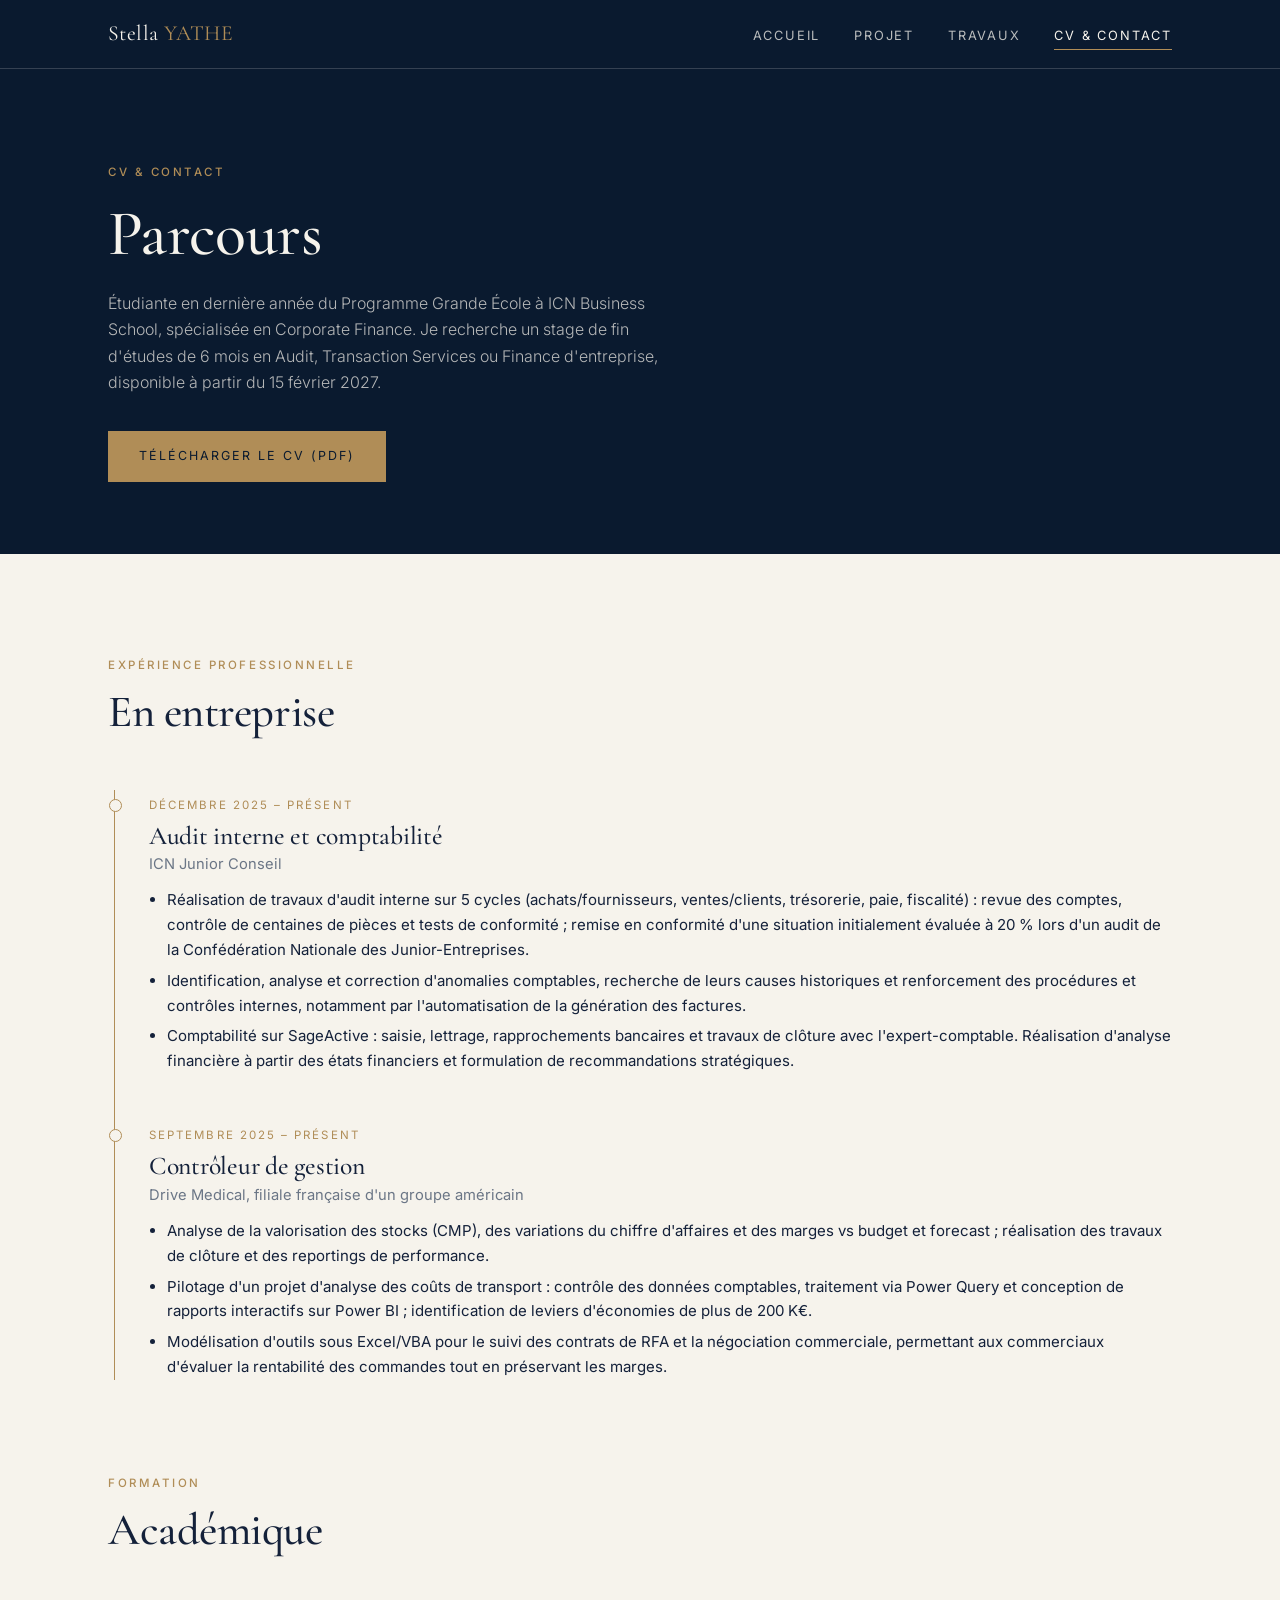
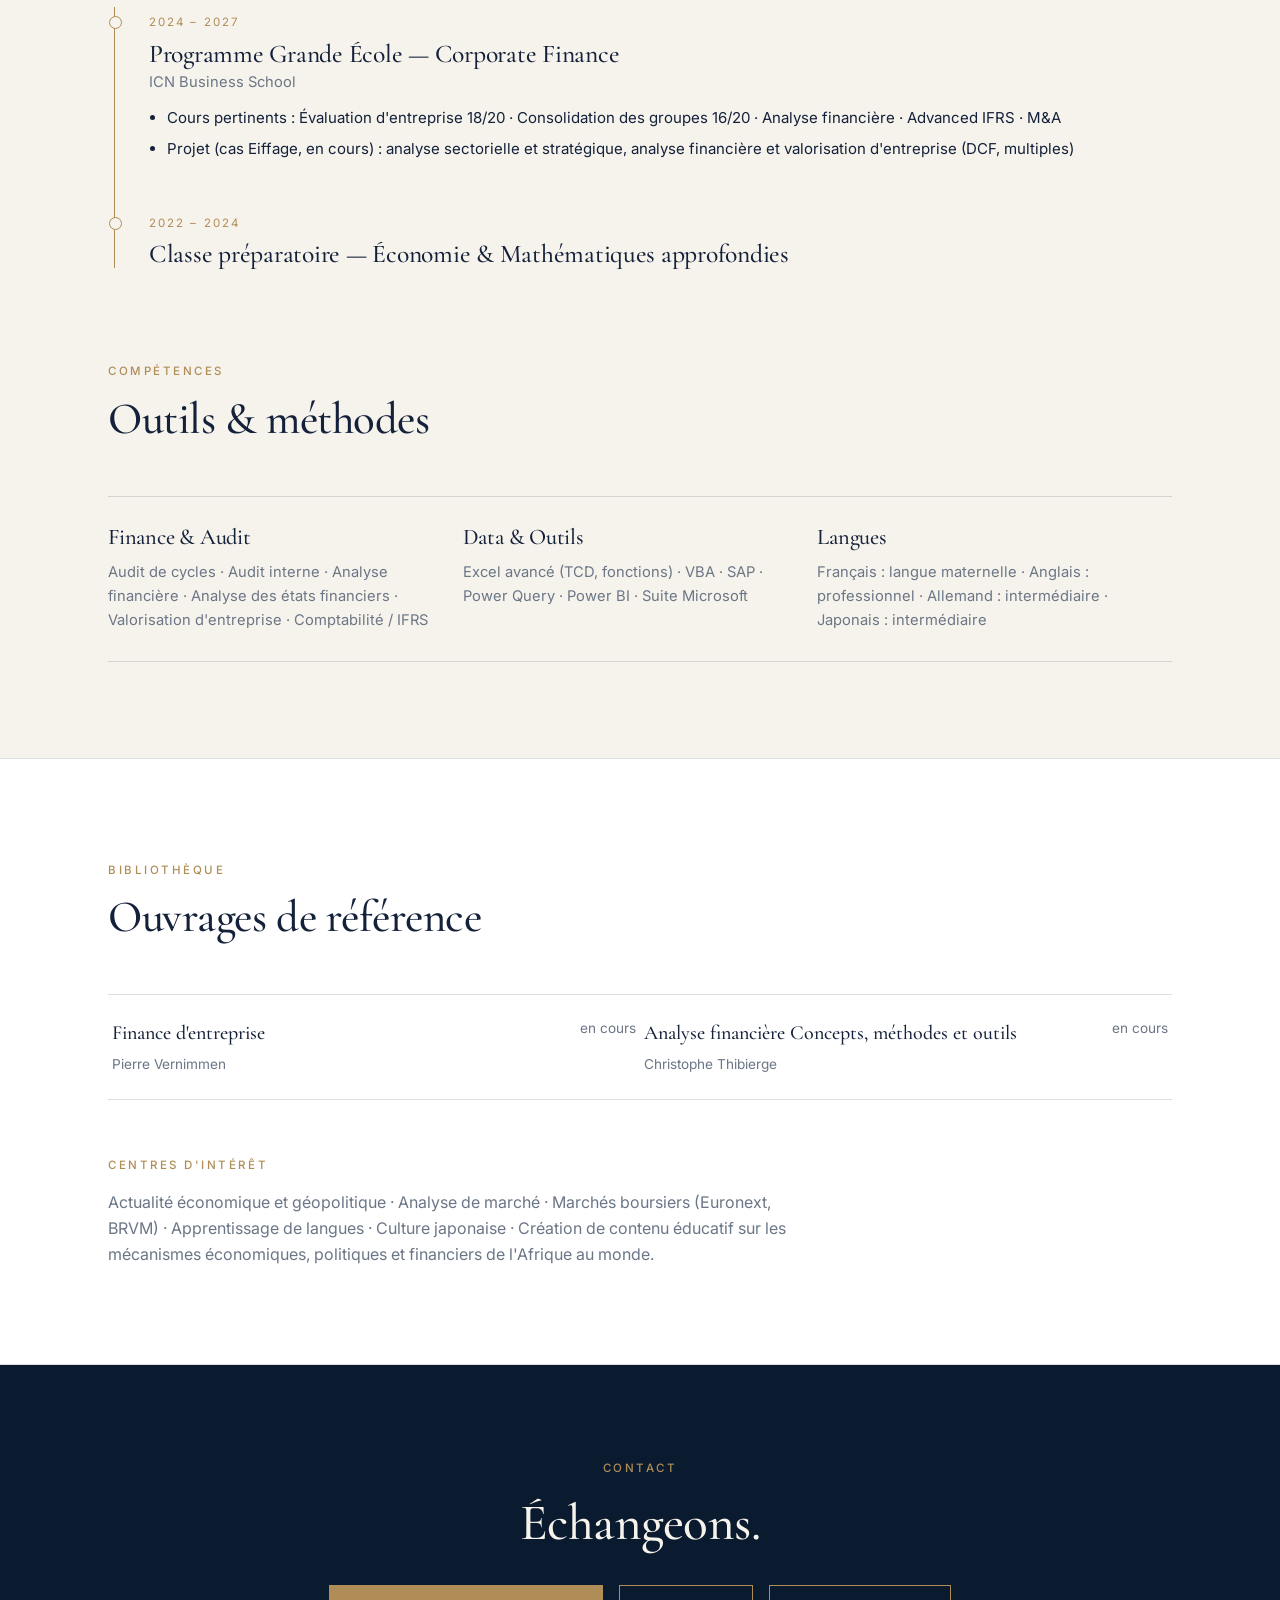
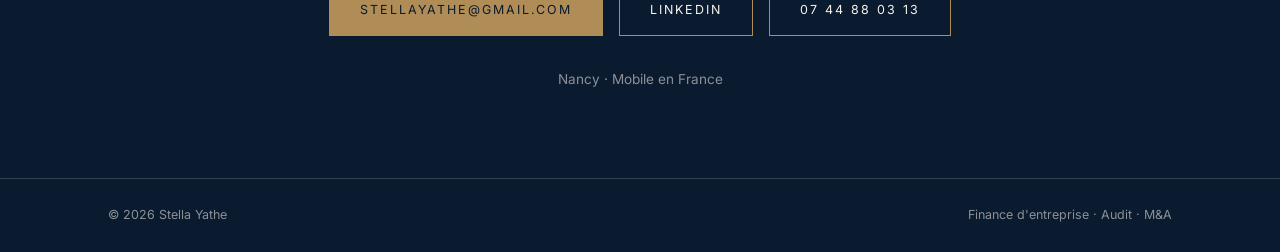
<file: cv/index.html>
<!DOCTYPE html>
<html lang="fr">
<head>
  <meta charset="UTF-8">
  <meta name="viewport" content="width=device-width, initial-scale=1">
  <title>CV &amp; Contact — Stella Yathe</title>
  <meta name="description" content="Parcours, expériences en audit interne et contrôle de gestion, compétences et contact de Stella Yathe.">
  <link rel="preconnect" href="https://fonts.googleapis.com">
  <link rel="preconnect" href="https://fonts.gstatic.com" crossorigin>
  <link href="https://fonts.googleapis.com/css2?family=Cormorant+Garamond:ital,wght@0,400;0,500;0,600;1,400;1,500&family=Inter:wght@300;400;500&display=swap" rel="stylesheet">
  <link rel="stylesheet" href="../assets/css/style.css">
</head>
<body>

  <!-- NAV -->
  <header class="nav">
    <div class="wrap">
      <a href="../index.html" class="brand">Stella <span>YATHE</span></a>
      <nav>
        <ul>
          <li><a href="../index.html">Accueil</a></li>
          <li><a href="../projet/index.html">Projet</a></li>
          <li><a href="../travaux/index.html">Travaux</a></li>
          <li><a href="index.html" class="active">CV &amp; Contact</a></li>
        </ul>
      </nav>
    </div>
  </header>

  <!-- EN-TÊTE -->
  <section class="page-head">
    <div class="wrap">
      <span class="eyebrow">CV &amp; Contact</span>
      <h1>Parcours</h1>
      <p>Étudiante en dernière année du Programme Grande École à ICN Business School, spécialisée en Corporate Finance. Je recherche un stage de fin d'études de 6 mois en Audit, Transaction Services ou Finance d'entreprise, disponible à partir du 15 février 2027.</p>
      <div class="actions" style="margin-top:36px">
        <a href="CV-Stella-Yathe.pdf" class="btn btn-solid" download>Télécharger le CV (PDF)</a>
      </div>
    </div>
  </section>

  <!-- PARCOURS -->
  <section class="block" id="parcours">
    <div class="wrap">

      <!-- Expérience -->
      <div class="section-head">
        <div><span class="eyebrow">Expérience professionnelle</span><h2>En entreprise</h2></div>
      </div>
      <div class="timeline">

        <div class="tl-item">
          <span class="date">Décembre 2025 – Présent</span>
          <h3>Audit interne et comptabilité</h3>
          <div class="org">ICN Junior Conseil</div>
          <ul>
            <li>Réalisation de travaux d'audit interne sur 5 cycles (achats/fournisseurs, ventes/clients, trésorerie, paie, fiscalité) : revue des comptes, contrôle de centaines de pièces et tests de conformité ; remise en conformité d'une situation initialement évaluée à 20 % lors d'un audit de la Confédération Nationale des Junior-Entreprises.</li>
            <li>Identification, analyse et correction d'anomalies comptables, recherche de leurs causes historiques et renforcement des procédures et contrôles internes, notamment par l'automatisation de la génération des factures.</li>
            <li>Comptabilité sur SageActive : saisie, lettrage, rapprochements bancaires et travaux de clôture avec l'expert-comptable. Réalisation d'analyse financière à partir des états financiers et formulation de recommandations stratégiques.</li>
          </ul>
        </div>

        <div class="tl-item">
          <span class="date">Septembre 2025 – Présent</span>
          <h3>Contrôleur de gestion</h3>
          <div class="org">Drive Medical, filiale française d'un groupe américain</div>
          <ul>
            <li>Analyse de la valorisation des stocks (CMP), des variations du chiffre d'affaires et des marges vs budget et forecast ; réalisation des travaux de clôture et des reportings de performance.</li>
            <li>Pilotage d'un projet d'analyse des coûts de transport : contrôle des données comptables, traitement via Power Query et conception de rapports interactifs sur Power BI ; identification de leviers d'économies de plus de 200 K€.</li>
            <li>Modélisation d'outils sous Excel/VBA pour le suivi des contrats de RFA et la négociation commerciale, permettant aux commerciaux d'évaluer la rentabilité des commandes tout en préservant les marges.</li>
          </ul>
        </div>
      </div>

      <!-- Formation -->
      <div class="section-head" style="margin-top:88px">
        <div><span class="eyebrow">Formation</span><h2>Académique</h2></div>
      </div>
      <div class="timeline">
        <div class="tl-item">
          <span class="date">2024 – 2027</span>
          <h3>Programme Grande École — Corporate Finance</h3>
          <div class="org">ICN Business School</div>
          <ul>
            <li>Cours pertinents : Évaluation d'entreprise 18/20 · Consolidation des groupes 16/20 · Analyse financière · Advanced IFRS · M&amp;A</li>
            <li>Projet (cas Eiffage, en cours) : analyse sectorielle et stratégique, analyse financière et valorisation d'entreprise (DCF, multiples)</li>
          </ul>
        </div>
        <div class="tl-item">
          <span class="date">2022 – 2024</span>
          <h3>Classe préparatoire — Économie &amp; Mathématiques approfondies</h3>
        </div>
      </div>

      <!-- Compétences -->
      <div class="section-head" style="margin-top:88px">
        <div><span class="eyebrow">Compétences</span><h2>Outils &amp; méthodes</h2></div>
      </div>
      <div class="skills">
        <div>
          <h3>Finance &amp; Audit</h3>
          <p>Audit de cycles · Audit interne · Analyse financière · Analyse des états financiers · Valorisation d'entreprise · Comptabilité / IFRS</p>
        </div>
        <div>
          <h3>Data &amp; Outils</h3>
          <p>Excel avancé (TCD, fonctions) · VBA · SAP · Power Query · Power BI · Suite Microsoft</p>
        </div>
        <div>
          <h3>Langues</h3>
          <p>Français : langue maternelle · Anglais : professionnel · Allemand : intermédiaire · Japonais : intermédiaire</p>
        </div>
      </div>
    </div>
  </section>

  <!-- BIBLIOTHÈQUE -->
  <section class="block" style="background:var(--paper);border-top:1px solid var(--line);border-bottom:1px solid var(--line)">
    <div class="wrap">
      <div class="section-head">
        <div><span class="eyebrow">Bibliothèque</span><h2>Ouvrages de référence</h2></div>
      </div>
      <div class="books">
        <div class="book"><div><strong>Finance d'entreprise</strong><br><span>Pierre Vernimmen</span></div><span>en cours</span></div>
        <div class="book"><div><strong>Analyse financière Concepts, méthodes et outils</strong><br><span>Christophe Thibierge</span></div><span>en cours</span></div>
      </div>

      <p class="eyebrow" style="margin-top:56px">Centres d'intérêt</p>
      <p style="margin-top:14px;max-width:70ch;color:var(--muted)">
        Actualité économique et géopolitique · Analyse de marché · Marchés boursiers (Euronext, BRVM) · Apprentissage de langues · Culture japonaise · Création de contenu éducatif sur les mécanismes économiques, politiques et financiers de l'Afrique au monde.
      </p>
    </div>
  </section>

  <!-- CONTACT -->
  <section class="contact-band" id="contact">
    <div class="wrap">
      <span class="eyebrow">Contact</span>
      <h2>Échangeons.</h2>
      <div class="actions" style="display:flex;gap:16px;justify-content:center;flex-wrap:wrap">
        <a href="mailto:stellayathe@gmail.com" class="btn btn-solid">stellayathe@gmail.com</a>
        <a href="https://linkedin.com/in/stella-yathe" class="btn btn-line" target="_blank" rel="noopener">LinkedIn</a>
        <a href="tel:+33744880313" class="btn btn-line">07 44 88 03 13</a>
      </div>
      <p style="margin-top:32px;color:rgba(246,243,236,.55);font-size:.85rem">Nancy · Mobile en France</p>
    </div>
  </section>

  <!-- FOOTER -->
  <footer class="footer">
    <div class="wrap">
      <span>© 2026 Stella Yathe</span>
      <span>Finance d'entreprise · Audit · M&amp;A</span>
    </div>
  </footer>

  <script type="module" src="../assets/js/main.js"></script>
</body>
</html>
</file>
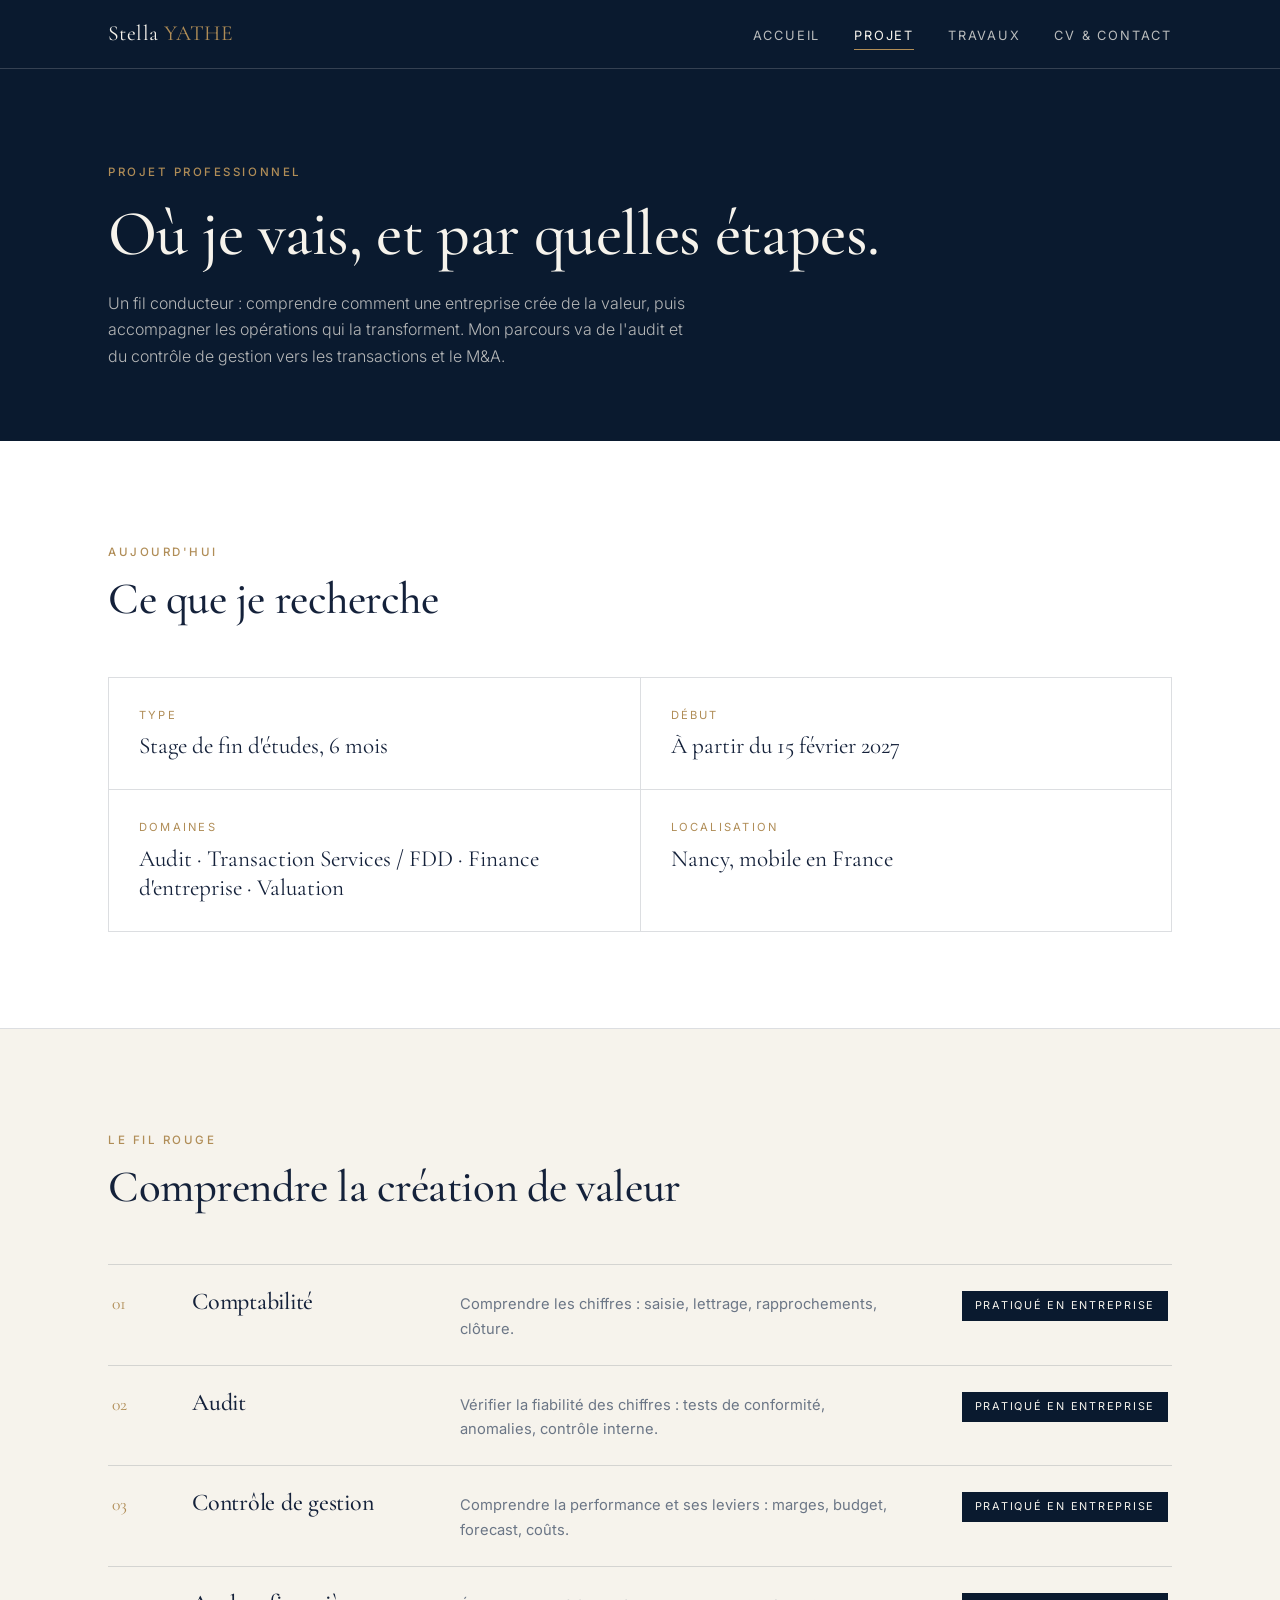
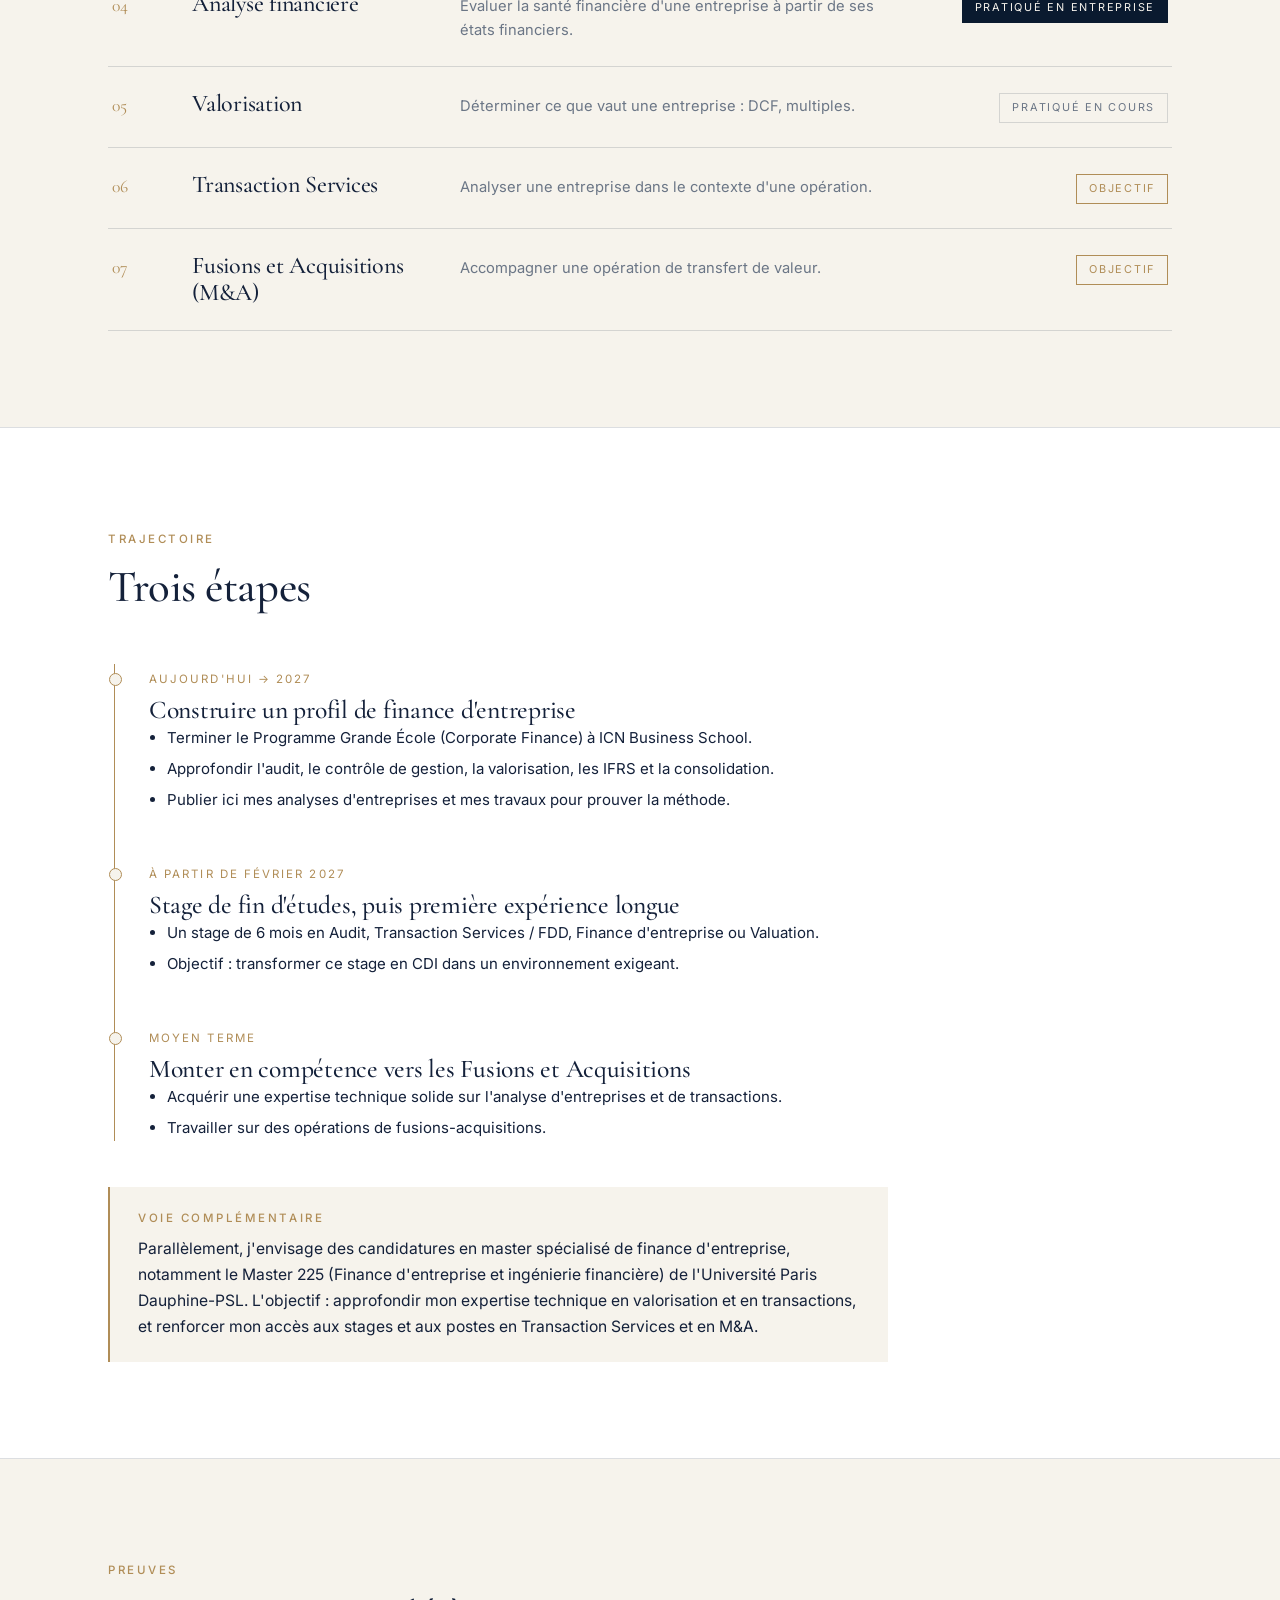
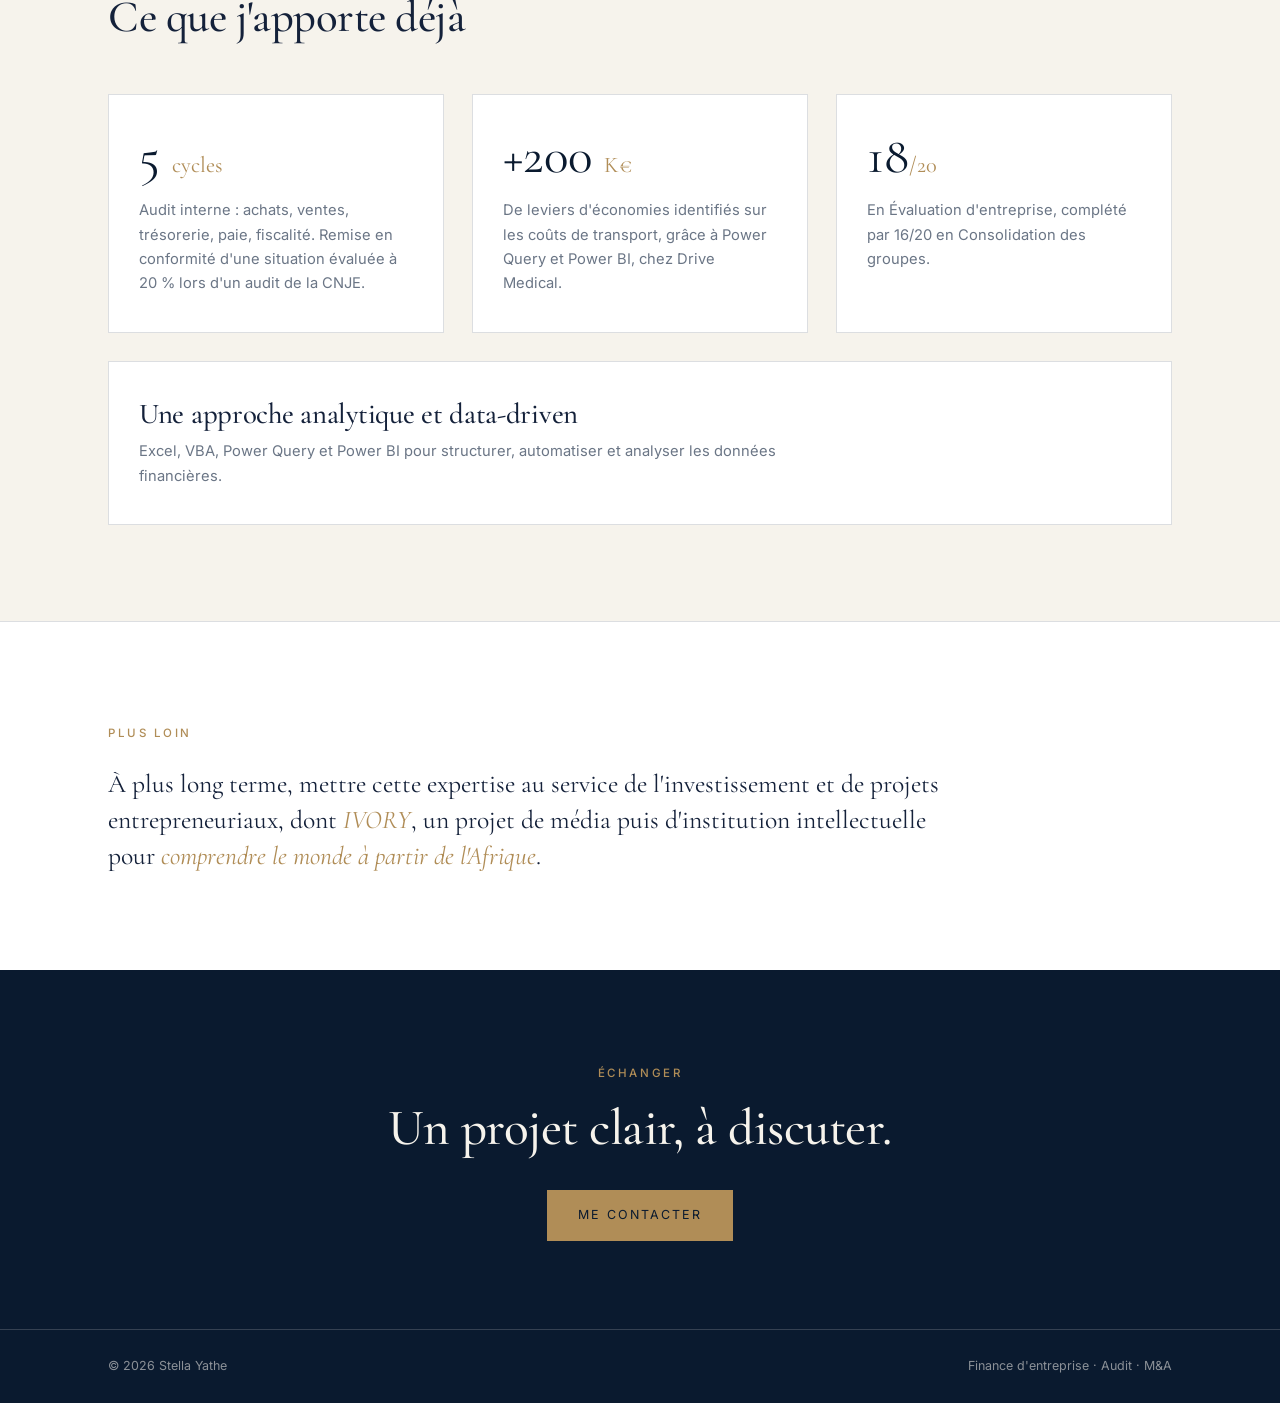
<file: projet/index.html>
<!DOCTYPE html>
<html lang="fr">
<head>
  <meta charset="UTF-8">
  <meta name="viewport" content="width=device-width, initial-scale=1">
  <title>Projet professionnel — Stella Yathe</title>
  <meta name="description" content="Le projet professionnel de Stella Yathe : de l'audit et du contrôle de gestion vers le Transaction Services et les Fusions et Acquisitions.">
  <link rel="preconnect" href="https://fonts.googleapis.com">
  <link rel="preconnect" href="https://fonts.gstatic.com" crossorigin>
  <link href="https://fonts.googleapis.com/css2?family=Cormorant+Garamond:ital,wght@0,400;0,500;0,600;1,400;1,500&family=Inter:wght@300;400;500&display=swap" rel="stylesheet">
  <link rel="stylesheet" href="../assets/css/style.css">
</head>
<body>

  <!-- NAV -->
  <header class="nav">
    <div class="wrap">
      <a href="../index.html" class="brand">Stella <span>YATHE</span></a>
      <nav>
        <ul>
          <li><a href="../index.html">Accueil</a></li>
          <li><a href="index.html" class="active">Projet</a></li>
          <li><a href="../travaux/index.html">Travaux</a></li>
          <li><a href="../cv/index.html">CV &amp; Contact</a></li>
        </ul>
      </nav>
    </div>
  </header>

  <!-- EN-TÊTE -->
  <section class="page-head">
    <div class="wrap">
      <span class="eyebrow">Projet professionnel</span>
      <h1>Où je vais, et par quelles étapes.</h1>
      <p>Un fil conducteur : comprendre comment une entreprise crée de la valeur, puis accompagner les opérations qui la transforment. Mon parcours va de l'audit et du contrôle de gestion vers les transactions et le M&amp;A.</p>
    </div>
  </section>

  <!-- CE QUE JE RECHERCHE -->
  <section class="block" style="background:var(--paper);border-bottom:1px solid var(--line)">
    <div class="wrap">
      <div class="section-head">
        <div>
          <span class="eyebrow">Aujourd'hui</span>
          <h2>Ce que je recherche</h2>
        </div>
      </div>

      <dl class="facts">
        <div><dt>Type</dt><dd>Stage de fin d'études, 6 mois</dd></div>
        <div><dt>Début</dt><dd>À partir du 15 février 2027</dd></div>
        <div><dt>Domaines</dt><dd>Audit · Transaction Services / FDD · Finance d'entreprise · Valuation</dd></div>
        <div><dt>Localisation</dt><dd>Nancy, mobile en France</dd></div>
      </dl>
    </div>
  </section>

  <!-- FIL ROUGE -->
  <section class="block">
    <div class="wrap">
      <div class="section-head">
        <div>
          <span class="eyebrow">Le fil rouge</span>
          <h2>Comprendre la création de valeur</h2>
        </div>
      </div>

      <div class="chain">
        <div class="chain-row">
          <span class="n">01</span><h3>Comptabilité</h3>
          <p>Comprendre les chiffres : saisie, lettrage, rapprochements, clôture.</p>
          <span class="status on">Pratiqué en entreprise</span>
        </div>
        <div class="chain-row">
          <span class="n">02</span><h3>Audit</h3>
          <p>Vérifier la fiabilité des chiffres : tests de conformité, anomalies, contrôle interne.</p>
          <span class="status on">Pratiqué en entreprise</span>
        </div>
        <div class="chain-row">
          <span class="n">03</span><h3>Contrôle de gestion</h3>
          <p>Comprendre la performance et ses leviers : marges, budget, forecast, coûts.</p>
          <span class="status on">Pratiqué en entreprise</span>
        </div>
        <div class="chain-row">
          <span class="n">04</span><h3>Analyse financière</h3>
          <p>Évaluer la santé financière d'une entreprise à partir de ses états financiers.</p>
          <span class="status on">Pratiqué en entreprise</span>
        </div>
        <div class="chain-row">
          <span class="n">05</span><h3>Valorisation</h3>
          <p>Déterminer ce que vaut une entreprise : DCF, multiples.</p>
          <span class="status">Pratiqué en cours</span>
        </div>
        <div class="chain-row">
          <span class="n">06</span><h3>Transaction Services</h3>
          <p>Analyser une entreprise dans le contexte d'une opération.</p>
          <span class="status aim">Objectif</span>
        </div>
        <div class="chain-row">
          <span class="n">07</span><h3>Fusions et Acquisitions (M&amp;A)</h3>
          <p>Accompagner une opération de transfert de valeur.</p>
          <span class="status aim">Objectif</span>
        </div>
      </div>
    </div>
  </section>

  <!-- TRAJECTOIRE -->
  <section class="block" style="background:var(--paper);border-top:1px solid var(--line);border-bottom:1px solid var(--line)">
    <div class="wrap">
      <div class="section-head">
        <div>
          <span class="eyebrow">Trajectoire</span>
          <h2>Trois étapes</h2>
        </div>
      </div>

      <div class="timeline">
        <div class="tl-item">
          <span class="date">Aujourd'hui → 2027</span>
          <h3>Construire un profil de finance d'entreprise</h3>
          <ul>
            <li>Terminer le Programme Grande École (Corporate Finance) à ICN Business School.</li>
            <li>Approfondir l'audit, le contrôle de gestion, la valorisation, les IFRS et la consolidation.</li>
            <li>Publier ici mes analyses d'entreprises et mes travaux pour prouver la méthode.</li>
          </ul>
        </div>
        <div class="tl-item">
          <span class="date">À partir de février 2027</span>
          <h3>Stage de fin d'études, puis première expérience longue</h3>
          <ul>
            <li>Un stage de 6 mois en Audit, Transaction Services / FDD, Finance d'entreprise ou Valuation.</li>
            <li>Objectif : transformer ce stage en CDI dans un environnement exigeant.</li>
          </ul>
        </div>
        <div class="tl-item">
          <span class="date">Moyen terme</span>
          <h3>Monter en compétence vers les Fusions et Acquisitions</h3>
          <ul>
            <li>Acquérir une expertise technique solide sur l'analyse d'entreprises et de transactions.</li>
            <li>Travailler sur des opérations de fusions-acquisitions.</li>
          </ul>
        </div>
      </div>

      <div class="note">
        <span class="eyebrow">Voie complémentaire</span>
        <p>Parallèlement, j'envisage des candidatures en master spécialisé de finance d'entreprise, notamment le Master 225 (Finance d'entreprise et ingénierie financière) de l'Université Paris Dauphine-PSL. L'objectif : approfondir mon expertise technique en valorisation et en transactions, et renforcer mon accès aux stages et aux postes en Transaction Services et en M&amp;A.</p>
      </div>
    </div>
  </section>

  <!-- CE QUE J'APPORTE -->
  <section class="block">
    <div class="wrap">
      <div class="section-head">
        <div>
          <span class="eyebrow">Preuves</span>
          <h2>Ce que j'apporte déjà</h2>
        </div>
      </div>

      <div class="proofs">
        <div class="proof">
          <div class="big">5 <small>cycles</small></div>
          <p>Audit interne : achats, ventes, trésorerie, paie, fiscalité. Remise en conformité d'une situation évaluée à 20 % lors d'un audit de la CNJE.</p>
        </div>
        <div class="proof">
          <div class="big">+200 <small>K€</small></div>
          <p>De leviers d'économies identifiés sur les coûts de transport, grâce à Power Query et Power BI, chez Drive Medical.</p>
        </div>
        <div class="proof">
          <div class="big">18<small>/20</small></div>
          <p>En Évaluation d'entreprise, complété par 16/20 en Consolidation des groupes.</p>
        </div>
        <div class="proof wide">
          <h3>Une approche analytique et data-driven</h3>
          <p>Excel, VBA, Power Query et Power BI pour structurer, automatiser et analyser les données financières.</p>
        </div>
      </div>
    </div>
  </section>

  <!-- VISION -->
  <section class="block" style="background:var(--paper);border-top:1px solid var(--line)">
    <div class="wrap">
      <span class="eyebrow">Plus loin</span>
      <p class="vision" style="margin-top:22px">
        À plus long terme, mettre cette expertise au service de l'investissement et de projets entrepreneuriaux, dont <em>IVORY</em>, un projet de média puis d'institution intellectuelle pour <em>comprendre le monde à partir de l'Afrique</em>.
      </p>
    </div>
  </section>

  <!-- CONTACT -->
  <section class="contact-band">
    <div class="wrap">
      <span class="eyebrow">Échanger</span>
      <h2>Un projet clair, à discuter.</h2>
      <a href="../cv/index.html#contact" class="btn btn-solid">Me contacter</a>
    </div>
  </section>

  <!-- FOOTER -->
  <footer class="footer">
    <div class="wrap">
      <span>© 2026 Stella Yathe</span>
      <span>Finance d'entreprise · Audit · M&amp;A</span>
    </div>
  </footer>

  <script type="module" src="../assets/js/main.js"></script>
</body>
</html>
</file>
<file: assets/css/style.css>
/* ============ TOKENS ============ */
:root{
  --navy:#0A1A2F;
  --navy-2:#11284A;
  --ivory:#F6F3EC;
  --paper:#FFFFFF;
  --ink:#14213A;
  --muted:#6B7686;
  --brass:#B08D57;
  --line:rgba(10,26,47,.14);
  --line-light:rgba(246,243,236,.18);
  --serif:'Cormorant Garamond',Georgia,serif;
  --sans:'Inter',system-ui,sans-serif;
  --max:1120px;
}

/* ============ BASE ============ */
*{box-sizing:border-box;margin:0;padding:0}
html{scroll-behavior:smooth}
body{font-family:var(--sans);color:var(--ink);background:var(--ivory);line-height:1.65;-webkit-font-smoothing:antialiased}
img{max-width:100%;display:block}
a{color:inherit;text-decoration:none}
.wrap{max-width:var(--max);margin:0 auto;padding:0 28px}
h1,h2,h3{font-family:var(--serif);font-weight:500;line-height:1.1;letter-spacing:-.01em}
.eyebrow{font-size:.72rem;letter-spacing:.22em;text-transform:uppercase;color:var(--brass);font-weight:500}

/* ============ NAV ============ */
.nav{position:sticky;top:0;z-index:50;background:var(--navy);border-bottom:1px solid var(--line-light)}
.nav .wrap{display:flex;align-items:center;justify-content:space-between;height:68px}
.brand{font-family:var(--serif);font-size:1.35rem;color:var(--ivory);letter-spacing:.02em}
.brand span{color:var(--brass)}
.nav ul{display:flex;gap:34px;list-style:none}
.nav ul a{font-size:.8rem;letter-spacing:.14em;text-transform:uppercase;color:rgba(246,243,236,.75);padding-bottom:6px;border-bottom:1px solid transparent;transition:.25s}
.nav ul a:hover,.nav ul a.active{color:var(--ivory);border-color:var(--brass)}

/* ============ HERO ============ */
.hero{background:var(--navy);color:var(--ivory);padding:120px 0 110px;position:relative}
.hero::after{content:"";position:absolute;left:0;right:0;bottom:0;height:1px;background:var(--line-light)}
.hero .eyebrow{display:block;margin-bottom:28px}
.hero h1{font-size:clamp(2.8rem,6.5vw,5.2rem);max-width:15ch}
.hero h1 em{font-style:italic;color:var(--brass)}
.hero p.lead{max-width:56ch;margin-top:30px;font-size:1.08rem;color:rgba(246,243,236,.78);font-weight:300}
.hero .actions{display:flex;gap:16px;margin-top:44px;flex-wrap:wrap}

/* ============ BUTTONS ============ */
.btn{display:inline-block;padding:14px 30px;font-size:.78rem;letter-spacing:.16em;text-transform:uppercase;border:1px solid var(--brass);transition:.25s;cursor:pointer;font-family:var(--sans)}
.btn-solid{background:var(--brass);color:var(--navy)}
.btn-solid:hover{background:transparent;color:var(--brass)}
.btn-line{color:var(--ivory)}
.btn-line:hover{background:var(--brass);color:var(--navy)}
.btn-dark{color:var(--navy)}
.btn-dark:hover{background:var(--navy);color:var(--ivory);border-color:var(--navy)}

/* ============ SECTIONS ============ */
section.block{padding:96px 0}
.section-head{display:flex;justify-content:space-between;align-items:flex-end;margin-bottom:52px;gap:20px;flex-wrap:wrap}
.section-head h2{font-size:clamp(2rem,3.6vw,2.8rem);margin-top:12px}
.link-arrow{font-size:.78rem;letter-spacing:.16em;text-transform:uppercase;color:var(--navy);border-bottom:1px solid var(--brass);padding-bottom:4px}
.link-arrow:hover{color:var(--brass)}

/* ============ PORTES D'ENTRÉE (accueil) ============ */
.doors{display:grid;grid-template-columns:repeat(3,1fr);border-top:1px solid var(--line);border-left:1px solid var(--line)}
.door{padding:44px 34px 40px;border-right:1px solid var(--line);border-bottom:1px solid var(--line);background:var(--paper);transition:.3s;display:flex;flex-direction:column;min-height:270px}
.door:hover{background:var(--navy);color:var(--ivory)}
.door .num{font-family:var(--serif);font-size:1rem;color:var(--brass);margin-bottom:auto}
.door h3{font-size:1.9rem;margin:44px 0 10px}
.door p{font-size:.92rem;color:var(--muted)}
.door:hover p{color:rgba(246,243,236,.7)}

/* ============ CARTES TRAVAUX ============ */
.grid{display:grid;grid-template-columns:repeat(3,1fr);gap:28px}
.card{background:var(--paper);border:1px solid var(--line);padding:32px 30px;display:flex;flex-direction:column;transition:.3s}
.card:hover{transform:translateY(-3px);border-color:var(--brass)}
.card .meta{display:flex;justify-content:space-between;font-size:.7rem;letter-spacing:.16em;text-transform:uppercase;color:var(--muted);margin-bottom:22px}
.card .meta b{color:var(--brass);font-weight:500}
.card h3{font-size:1.5rem;margin-bottom:14px}
.card p{font-size:.92rem;color:var(--muted);margin-bottom:26px;flex:1}
.card .more{font-size:.78rem;letter-spacing:.12em;text-transform:uppercase;color:var(--navy)}
.card:hover .more{color:var(--brass)}

/* ============ FILTRES ============ */
.filters{display:flex;gap:10px;flex-wrap:wrap;margin-bottom:40px}
.chip{padding:9px 18px;border:1px solid var(--line);font-size:.75rem;letter-spacing:.12em;text-transform:uppercase;background:transparent;cursor:pointer;color:var(--muted);font-family:var(--sans);transition:.2s}
.chip:hover,.chip.on{background:var(--navy);color:var(--ivory);border-color:var(--navy)}

/* ============ EN-TÊTE DE PAGE ============ */
.page-head{background:var(--navy);color:var(--ivory);padding:88px 0 72px}
.page-head h1{font-size:clamp(2.4rem,5vw,4rem);margin-top:16px}
.page-head p{max-width:58ch;margin-top:20px;color:rgba(246,243,236,.72);font-weight:300}

/* ============ CV / BIBLIOTHÈQUE ============ */
.timeline{border-left:1px solid var(--brass);padding-left:34px;margin-left:6px}
.tl-item{position:relative;margin-bottom:46px}
.tl-item::before{content:"";position:absolute;left:-40px;top:9px;width:11px;height:11px;background:var(--ivory);border:1px solid var(--brass);border-radius:50%}
.tl-item .date{font-size:.72rem;letter-spacing:.18em;text-transform:uppercase;color:var(--brass)}
.tl-item h3{font-size:1.6rem;margin:6px 0 2px}
.tl-item .org{color:var(--muted);font-size:.92rem;margin-bottom:12px}
.tl-item ul{margin-left:18px;font-size:.94rem;color:var(--ink)}
.tl-item li{margin-bottom:6px}
.books{display:grid;grid-template-columns:repeat(2,1fr);gap:0;border-top:1px solid var(--line)}
.book{padding:22px 4px;border-bottom:1px solid var(--line);display:flex;justify-content:space-between;gap:20px}
.book strong{font-family:var(--serif);font-size:1.25rem;font-weight:500}
.book span{font-size:.85rem;color:var(--muted)}

/* ============ CONTACT / FOOTER ============ */
.contact-band{background:var(--navy);color:var(--ivory);padding:88px 0;text-align:center}
.contact-band h2{font-size:clamp(2rem,4vw,3.2rem);margin:16px 0 34px}
.footer{background:var(--navy);color:rgba(246,243,236,.55);border-top:1px solid var(--line-light);font-size:.78rem;padding:26px 0}
.footer .wrap{display:flex;justify-content:space-between;flex-wrap:wrap;gap:10px}

/* ============ RESPONSIVE ============ */
@media(max-width:860px){
  .doors,.grid,.books{grid-template-columns:1fr}
  .nav ul{gap:18px}
  .hero{padding:80px 0 70px}
  section.block{padding:64px 0}
}
@media(max-width:520px){
  .brand{font-size:1.1rem}
  .nav ul a{font-size:.68rem;letter-spacing:.08em}
}

/* ============ COMPÉTENCES ============ */
.skills{display:grid;grid-template-columns:repeat(3,1fr);gap:0;border-top:1px solid var(--line)}
.skills>div{padding:28px 28px 28px 0;border-bottom:1px solid var(--line)}
.skills h3{font-size:1.4rem;margin-bottom:10px}
.skills p{font-size:.92rem;color:var(--muted)}
@media(max-width:860px){.skills{grid-template-columns:1fr}}

/* ============ HERO AVEC PHOTO ============ */
.hero{padding:96px 0 90px}
.hero-grid{display:grid;grid-template-columns:1.3fr .7fr;gap:72px;align-items:center}
.hero .lead + .lead{margin-top:14px;color:rgba(246,243,236,.6);font-size:.98rem}
.portrait{position:relative;aspect-ratio:4/5;width:100%;max-width:380px;justify-self:end;margin:0 16px 16px 0;background:var(--navy-2)}
.portrait::before{content:"";position:absolute;top:16px;left:16px;right:-16px;bottom:-16px;border:1px solid var(--brass);z-index:0}
.portrait img{position:absolute;inset:0;width:100%;height:100%;object-fit:cover;object-position:center 20%;z-index:1;display:block}
/* ============ 4 ENTRÉES ============ */
.doors{grid-template-columns:repeat(4,1fr)}
.door h3{font-size:1.7rem}

@media(max-width:1000px){
  .doors{grid-template-columns:repeat(2,1fr)}
}
@media(max-width:860px){
  .hero-grid{grid-template-columns:1fr;gap:56px}
  .portrait{justify-self:start;max-width:300px}
}
@media(max-width:600px){
  .doors{grid-template-columns:1fr}
}
/* ============ PAGE PROJET ============ */
.chain{border-top:1px solid var(--line)}
.chain-row{display:grid;grid-template-columns:56px 1.1fr 2fr auto;gap:24px;align-items:baseline;padding:24px 4px;border-bottom:1px solid var(--line)}
.chain-row .n{font-family:var(--serif);color:var(--brass);font-size:1.1rem}
.chain-row h3{font-size:1.5rem}
.chain-row p{font-size:.92rem;color:var(--muted)}
.status{font-size:.68rem;letter-spacing:.16em;text-transform:uppercase;padding:5px 12px;border:1px solid var(--line);color:var(--muted);white-space:nowrap}
.status.on{background:var(--navy);color:var(--ivory);border-color:var(--navy)}
.status.aim{border-color:var(--brass);color:var(--brass)}

.facts{display:grid;grid-template-columns:repeat(2,1fr);border-top:1px solid var(--line);border-left:1px solid var(--line);background:var(--paper)}
.facts>div{padding:28px 30px;border-right:1px solid var(--line);border-bottom:1px solid var(--line)}
.facts dt{font-size:.7rem;letter-spacing:.2em;text-transform:uppercase;color:var(--brass);margin-bottom:8px}
.facts dd{font-family:var(--serif);font-size:1.45rem;line-height:1.25}

.proofs{display:grid;grid-template-columns:repeat(3,1fr);gap:28px}
.proof{background:var(--paper);border:1px solid var(--line);padding:36px 30px}
.proof .big{font-family:var(--serif);font-size:3.2rem;line-height:1;color:var(--navy)}
.proof .big small{font-size:1.4rem;color:var(--brass)}
.proof p{margin-top:16px;font-size:.92rem;color:var(--muted)}

.vision{max-width:70ch;font-family:var(--serif);font-size:1.6rem;line-height:1.4}
.vision em{color:var(--brass)}

@media(max-width:860px){
  .chain-row{grid-template-columns:40px 1fr;gap:6px 16px}
  .chain-row p,.chain-row .status{grid-column:2}
  .chain-row .status{justify-self:start;margin-top:6px}
  .facts,.proofs{grid-template-columns:1fr}
}
/* ============ CORRECTIF ALIGNEMENT (page Projet) ============ */
.chain-row{grid-template-columns:56px minmax(0,1.1fr) minmax(0,2fr) 240px}
.chain-row .status{justify-self:end}
@media(max-width:860px){
  .chain-row{grid-template-columns:40px 1fr}
  .chain-row .status{justify-self:start}
}

/* ============ NOTE + CARTE LARGE ============ */
.note{max-width:78ch;margin-top:44px;padding:22px 28px;border-left:2px solid var(--brass);background:var(--ivory)}
.note .eyebrow{display:block;margin-bottom:8px}
.note p{font-size:.98rem}
.proof.wide{grid-column:1/-1}
.proof.wide h3{font-size:1.8rem;margin-bottom:10px}
.proof.wide p{margin-top:0;max-width:72ch}
@media(max-width:860px){.proof.wide{grid-column:auto}}

/* ============ ARTICLE ============ */
.article-meta{display:flex;gap:18px;flex-wrap:wrap;font-size:.72rem;letter-spacing:.18em;text-transform:uppercase;color:var(--brass)}
.prose{max-width:72ch;margin:0 auto}
.prose h2{font-size:2rem;margin:52px 0 16px}
.prose h3{font-size:1.5rem;margin:34px 0 12px}
.prose p{margin-bottom:18px;font-size:1.02rem}
.prose ul{margin:0 0 20px 22px}
.prose li{margin-bottom:6px}
.prose a{border-bottom:1px solid var(--brass)}
.prose img{margin:28px 0;border:1px solid var(--line)}
.prose blockquote{border-left:2px solid var(--brass);padding-left:22px;margin:28px 0;color:var(--muted);font-family:var(--serif);font-size:1.35rem;line-height:1.35}
.article-actions{max-width:72ch;margin:56px auto 0;padding-top:32px;border-top:1px solid var(--line);display:flex;gap:16px;justify-content:space-between;align-items:center;flex-wrap:wrap}

/* ============ RETOUR EN HAUT ============ */
.to-top{position:fixed;right:24px;bottom:24px;width:46px;height:46px;background:var(--navy);border:1px solid var(--brass);color:var(--ivory);display:flex;align-items:center;justify-content:center;cursor:pointer;opacity:0;visibility:hidden;transform:translateY(8px);transition:.25s;z-index:60}
.to-top.show{opacity:1;visibility:visible;transform:translateY(0)}
.to-top:hover{background:var(--brass);color:var(--navy)}
.to-top svg{width:18px;height:18px}
</file>
